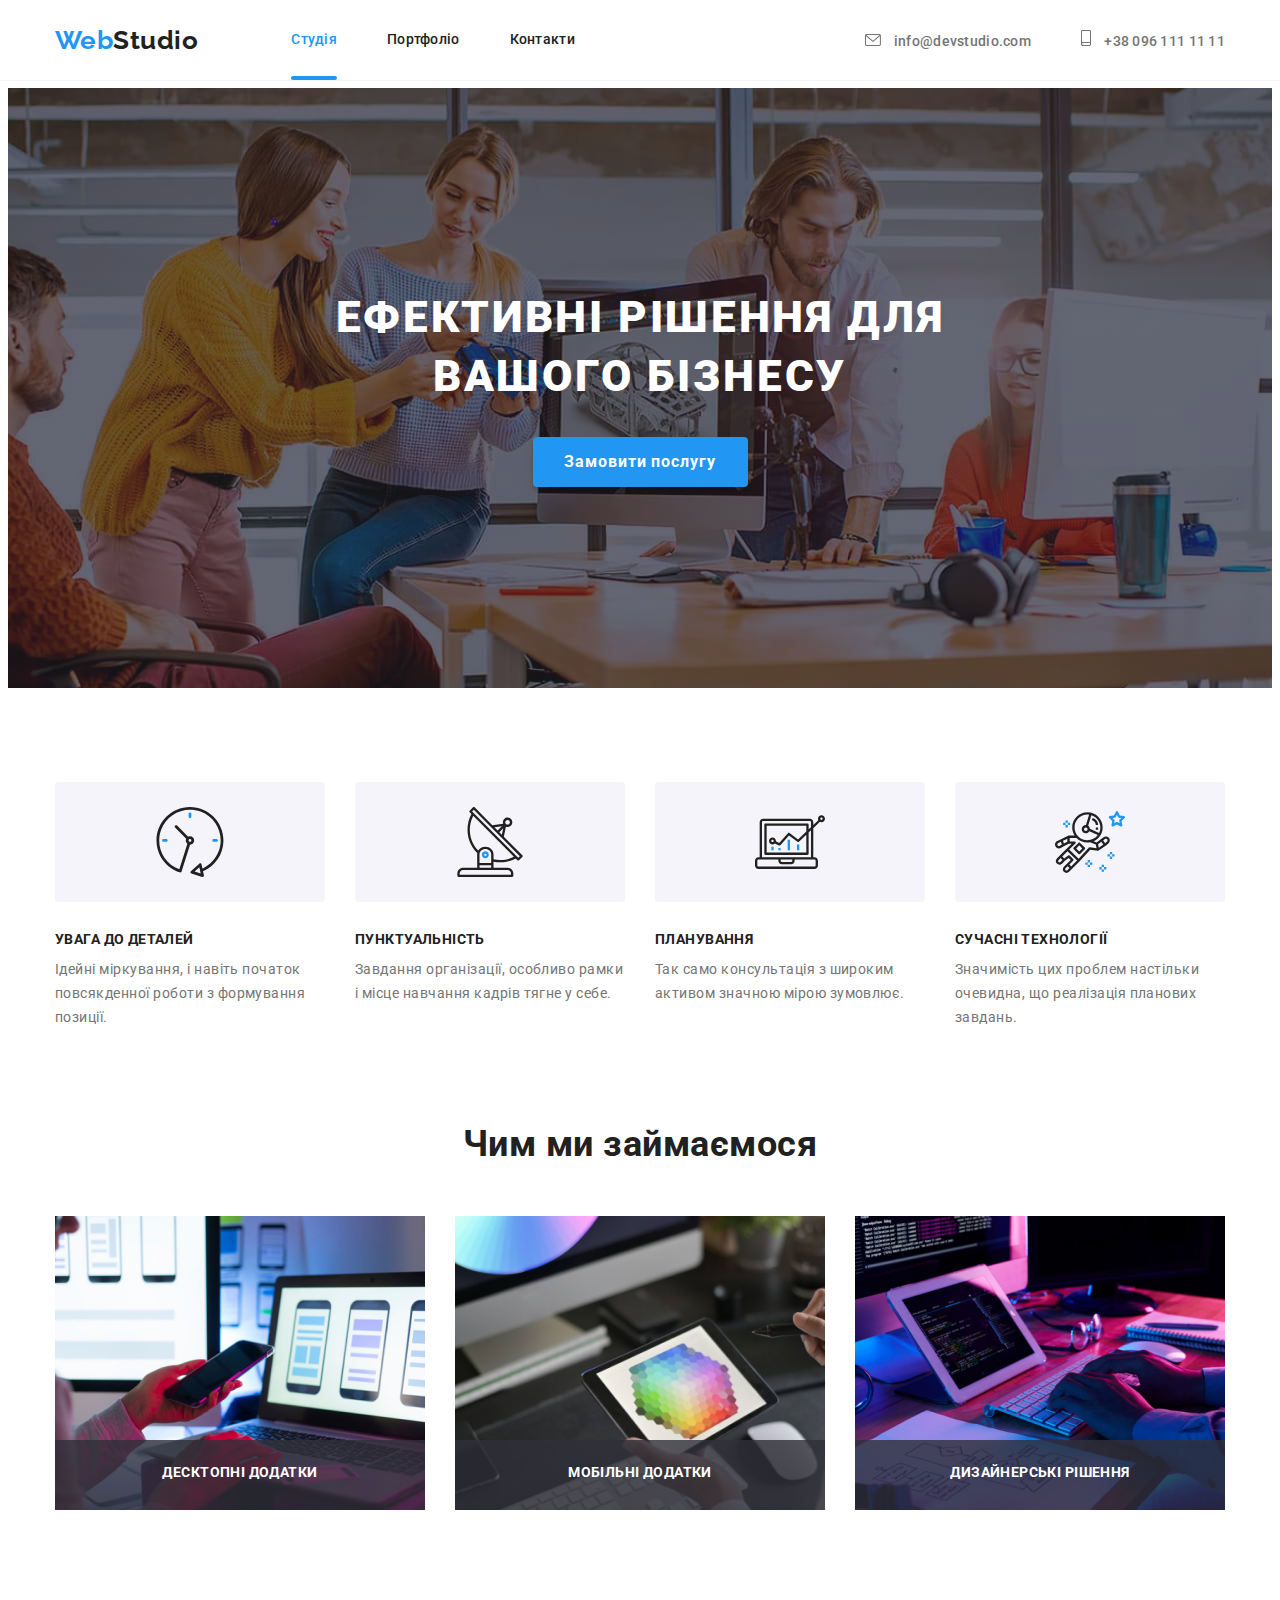
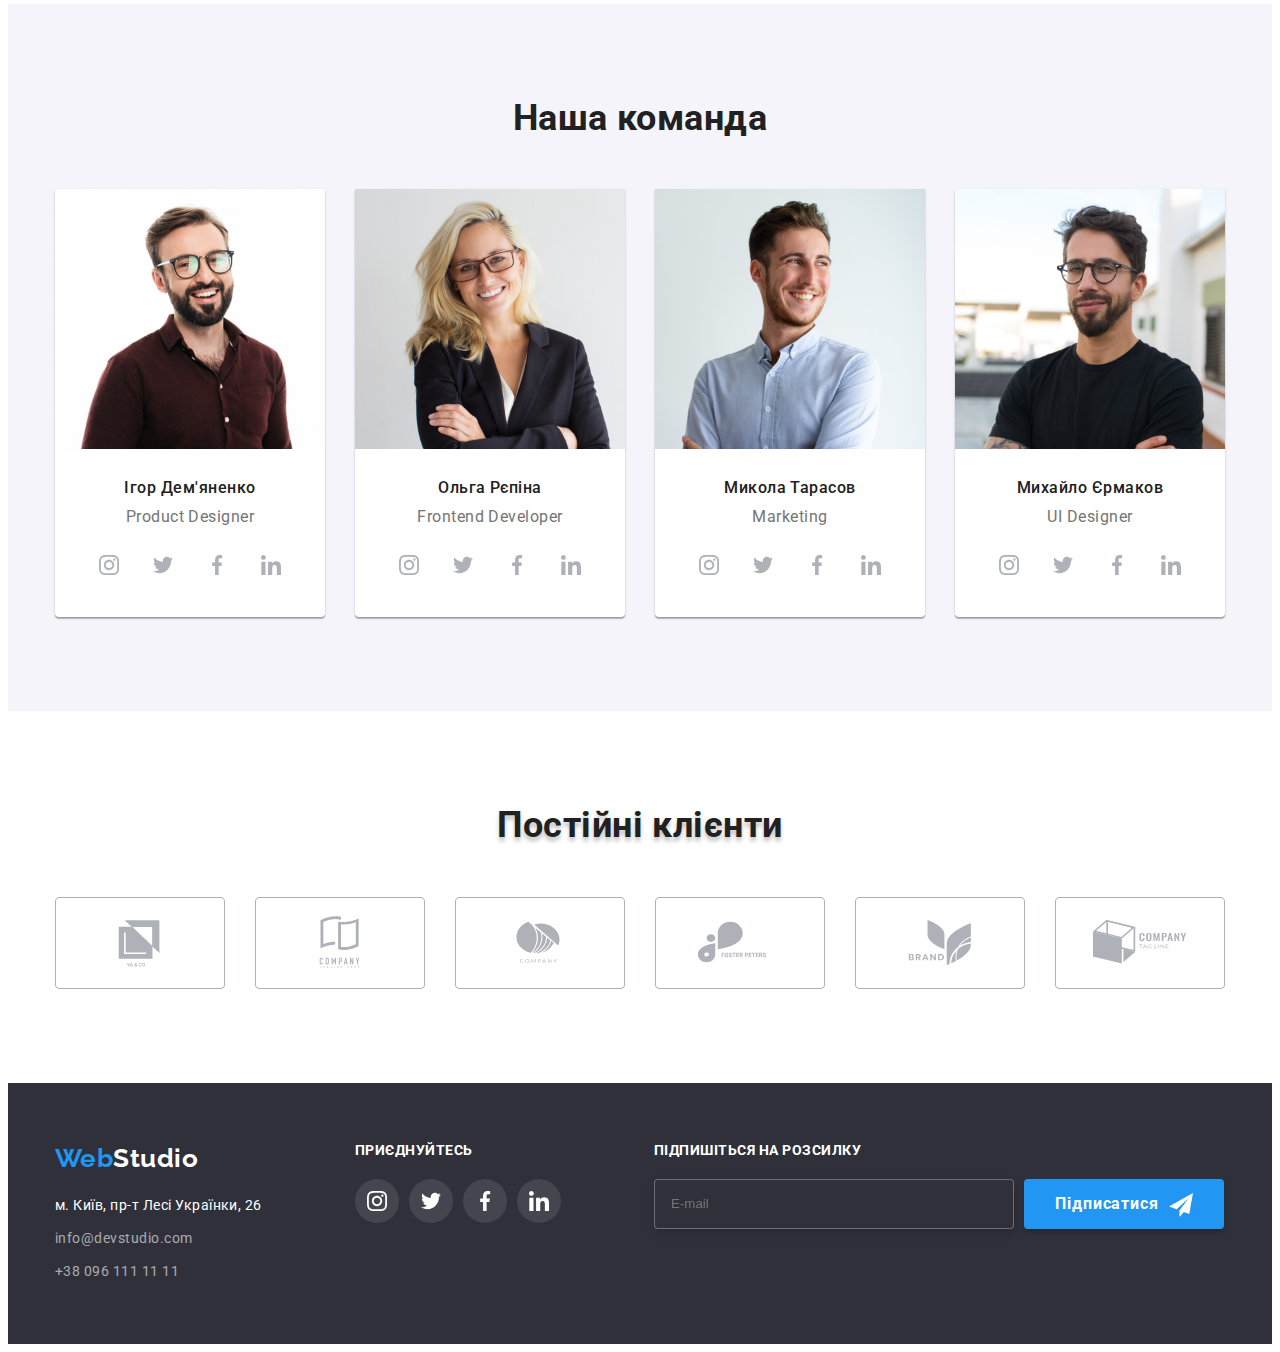
<file: index.html>
<!DOCTYPE html>
<html lang="en">
  <head>
    <meta charset="UTF-8" />
    <meta http-equiv="X-UA-Compatible" content="IE=edge" />
    <meta name="viewport" content="width=device-width, initial-scale=1.0" />
    <title>Go IT homeworks</title>
    <link rel="preconnect" href="https://fonts.googleapis.com" />
    <link rel="preconnect" href="https://fonts.gstatic.com" crossorigin />
    <link
      href="https://fonts.googleapis.com/css2?family=Roboto:wght@400;500;700;900&display=swap"
      rel="stylesheet"
    />
    <link
      href="https://fonts.googleapis.com/css2?family=Raleway:wght@700&family=Roboto:wght@400;500;700;900&display=swap"
      rel="stylesheet"
    />
    <link
      rel="stylesheet"
      href="https://cdnjs.cloudflare.com/ajax/libs/modern-normalize/1.1.0/modern-normalize.min.css"
      integrity="sha512-wpPYUAdjBVSE4KJnH1VR1HeZfpl1ub8YT/NKx4PuQ5NmX2tKuGu6U/JRp5y+Y8XG2tV+wKQpNHVUX03MfMFn9Q=="
      crossorigin="anonymous"
      referrerpolicy="no-referrer"
    />
    <link rel="stylesheet" href="./css/style.css" />
  </head>
  <body class="page">
    <header class="page-header">
      <div class="container main-nav">
        <a href="./index.html" class="logo"
          ><span class="logo-accent">Web</span>Studio</a
        >
        <nav>
          <ul class="nav list">
            <li class="nav-item"><a href="./index.html" class=" link current">Студія</a></li>
            <li class="nav-item"><a href="./portfolio.html" class="link">Портфоліо</a></li>
            <li class="nav-item"><a href="#" class="link">Контакти</a></li>
          </ul>
        </nav>
          <div class="contact">

            <a href="mailto:info@devstudio.com" class="contact-nav mail"
              >
              <svg class="icon icon-mail">
              <use href="./images/icons.svg#icon_mail"></use>
            </svg>
              info@devstudio.com</a
            >
            <a href="tel:+380961111111" class="contact-nav number">
              <svg class="icon icon-phone">
              <use href="./images/icons.svg#icon_phone"></use>
            </svg>
              +38 096 111 11 11</a>
          </div>
      </div>
    </header>

    <main>
      <!-- HERO SECTION -->
      <section class="bg">
        <div class="bg-image">
        <div class="container">
          <div class="bg-content">
            <h1 class="bg-title">Ефективні рішення для вашого бізнесу</h1>
            <button type="button" class="button primary" data-modal-open>Замовити послугу</button>
          </div>
        </div>
        </div>
        <!-- MODAL WINDOW -->
         <div class="backdrop is-hidden"data-modal>
          <div class="modal">
            <button type="button" class="modal-close" data-modal-close>
              <svg class="icon-close">
                <use href="./images/icons.svg#icon-close"></use>
              </svg>
            </button>

               <div class="modal-content">
                <h2 class="modal-title">Залиште свої дані, ми вам передзвонимо</h2>

              <form class="modal-form">
                <div class="form-field">
                   <label for="name">Ім'я</label>
                <input type="text" id="name" required>
                <svg class="form-icon">
                  <use href="./images/icons.svg#icon-modal-name">
                  </use>
                </svg>
                </div>

                <div class="form-field">
                   <label for="phone">Телефон</label>
                <input type="text" id="phone" required>
                
                <svg class="form-icon">
                  <use href="./images/icons.svg#icon-modal-phone">
                  </use>
                </svg>
                </div>

                <div class="form-field">
                   <label for="mail">Пошта</label>
                <input type="text" id="mail" required>
                <svg class="form-icon">
                  <use href="./images/icons.svg#icon-modal-mail">
                  </use>
                </svg>
                </div>

               <div class="form-field">
                <label for="comments">Коментар</label>
                <textarea name="" id="comments" rows="5" placeholder="Введіть текст"></textarea>
                </div>

                <div class="form-condition">
                  <label>
                  <input class="checkbox" type="checkbox" name="mailing" value="mailing" required />
                   <svg class="icon-checkbox" href="./images/icons.svg#icon-modal-check">
                    <use></use>
                  </svg>
                  <p> Погоджуюся з розсилкою та приймаю  <a href="#" class="form-link">Умови договору</a></p>
                   </label>
                </div>

                <button type="submit" class="button primary">Відправити</button>
              </form>
              </div>
          </div>
        </div>
      </section>

      <!-- SERVICES -->
      <section class="services">
        <div class="container">
          <ul class="services-list list">

            <li class="item">
              <div class="icon-block">
                <svg class="services-icon ">
                  <use href="./images/icons.svg#icon-clock">
                  </use>
                </svg>
              </div>
              <h3 class="services-subtitle">УВАГА ДО ДЕТАЛЕЙ</h3>
              <p class="services-descr">
                Ідейні міркування, і навіть початок повсякденної роботи з
                формування позиції.
              </p>
            </li>

            <li class="item">
              <div class="icon-block">
                <svg class="services-icon ">
                  <use href="./images/icons.svg#icon-antenna">
                  </use>
                </svg>
              </div>
              <h3 class="services-subtitle">ПУНКТУАЛЬНІСТЬ</h3>
              <p class="services-descr">
                Завдання організації, особливо рамки і місце навчання кадрів
                тягне у себе.
              </p>
            </li>

            <li class="item"> 
              <div class="icon-block">
                <svg class="services-icon ">
                  <use href="./images/icons.svg#icon-diagram">
                  </use>
                </svg>
              </div>
              <h3 class="services-subtitle">ПЛАНУВАННЯ</h3>
              <p class="services-descr">
                Так само консультація з широким активом значною мірою зумовлює.
              </p>
            </li>

            <li class="item">
              <div class="icon-block">
                <svg class="services-icon ">
                  <use href="./images/icons.svg#icon-astronaut">
                  </use>
                </svg>
              </div>
              <h3 class="services-subtitle">СУЧАСНІ ТЕХНОЛОГІЇ</h3>
              <p class="services-descr">
                Значимість цих проблем настільки очевидна, що реалізація
                планових завдань.
              </p>
            </li>
          </ul>
        </div>
        </div>
        </section>

      <!-- PHOTO -->
        <section class="photo">
          <div class="container">
            <h2 class="photo-title">Чим ми займаємося</h2>
            <ul class="photo-image list">
                <li class="item">
                  <div class="photo-thumb">
                    <img
                      src="./images/image_doing_1.jpg"
                      alt="Пошук"
                      width="370"
                      height="294"
                      class="img"
                    />
                    <p class="photo-text">Десктопні додатки</p>
                  </div>
                </li>
                <li class="item">
                  <div class="photo-thumb">
                  <img
                    src="./images/image_doing_2.jpg"
                    alt="Кодування"
                    width="370"
                    height="294"
                    class="img"
                  />
                  <p class="photo-text">Мобільні додатки</p>
                  </div>
                </li>
                <li class="item">
                  <div class="photo-thumb">
                  <img
                    src="./images/image_doing_3.jpg"
                    alt="Дизайн"
                    width="370"
                    height="294"
                    class="img"
                  />
                  <p class="photo-text">Дизайнерські рішення</p>
                  </div>
                </li>
            </ul>
          </div>
      </section>

      <!-- TEAM -->
      <section class="team">
        <div class="container">
            <h2 class="team-title">Наша команда</h2>
            <div class="team-wrap">
                <ul class="team-list list">
                  <li class="item">
                    <img
                      src="./images/image_staff_1.jpg"
                      alt="Ігор Дем'яненко"
                      width="270"
                      height="260"
                      class="team-img"
                    />
                    <div class="team-content">
                      <p class="team-name">Ігор Дем'яненко</p>
                      <p class="team-position">Product Designer</p>
                      <ul class="list team-social">
                        <li class="social-media">
                          <a href="https://www.instagram.com/" class="social-button">
                             <svg class="icon"> 
                                <use href="./images/icons.svg#icon-instagram"></use>
                            </svg>
                          </a>
                        </li>

                        <li class="social-media">
                          <a href="https://twitter.com/" class="social-button">
                          <svg class="icon"> 
                              <use href="./images/icons.svg#icon-twitter"></use>
                           </svg>
                          </a>
                        </li>
                        
                        <li class="social-media">
                          <a href="https://uk-ua.facebook.com/"  type="button" class="social-button">
                          <svg class="icon"> 
                              <use href="./images/icons.svg#icon-facebook"></use>
                           </svg>
                          </a>
                        </li>
                        <li class="social-media">
                          <a href="https://www.linkedin.com/" class="social-button">
                          <svg class="icon"> 
                              <use href="./images/icons.svg#icon-linkedin"></use>
                           </svg>
                          </a>
                        </li>
                      </ul>
                    </div>
                  </li>

                  <li class="item">
                    <img
                      src="./images/image_staff_2.jpg"
                      alt="Ольга Рєпіна"
                      width="270"
                      height="260"
                      class="team-img"
                    />
                    <div class="team-content">
                      <p class="team-name">Ольга Рєпіна</p>
                      <p class="team-position">Frontend Developer</p>
                      <ul class="list team-social">
                        <li class="social-media">
                          <a href="https://www.instagram.com/" class="social-button">
                             <svg class="icon"> 
                                <use href="./images/icons.svg#icon-instagram"></use>
                            </svg>
                          </a>
                        </li>

                        <li class="social-media">
                          <a href="https://twitter.com/" class="social-button">
                          <svg class="icon"> 
                              <use href="./images/icons.svg#icon-twitter"></use>
                           </svg>
                          </a>
                        </li>
                        
                        <li class="social-media">
                          <a href="https://uk-ua.facebook.com/"  type="button" class="social-button">
                          <svg class="icon"> 
                              <use href="./images/icons.svg#icon-facebook"></use>
                           </svg>
                          </a>
                        </li>
                        <li class="social-media">
                          <a href="https://www.linkedin.com/" class="social-button">
                          <svg class="icon"> 
                              <use href="./images/icons.svg#icon-linkedin"></use>
                           </svg>
                          </a>
                        </li>
                      </ul>
                    </div>
                  </li>

                  <li class="item">
                    <img
                      src="./images/image_staff_3.jpg"
                      alt="Микола Тарасов"
                      width="270"
                      height="260"
                      class="team-img"
                    />
                    <div class="team-content">
                      <p class="team-name">Микола Тарасов</p>
                      <p class="team-position">Marketing</p>
                      <ul class="list team-social">
                        <li class="social-media">
                          <a href="https://www.instagram.com/" class="social-button">
                             <svg class="icon"> 
                                <use href="./images/icons.svg#icon-instagram"></use>
                            </svg>
                          </a>
                        </li>

                        <li class="social-media">
                          <a href="https://twitter.com/" class="social-button">
                          <svg class="icon"> 
                              <use href="./images/icons.svg#icon-twitter"></use>
                           </svg>
                          </a>
                        </li>
                        
                        <li class="social-media">
                          <a href="https://uk-ua.facebook.com/"  type="button" class="social-button">
                          <svg class="icon"> 
                              <use href="./images/icons.svg#icon-facebook"></use>
                           </svg>
                          </a>
                        </li>
                        <li class="social-media">
                          <a href="https://www.linkedin.com/" class="social-button">
                          <svg class="icon"> 
                              <use href="./images/icons.svg#icon-linkedin"></use>
                           </svg>
                          </a>
                        </li>
                      </ul>
                    </div>
                  </li>

                  <li class="item">
                    <img
                      src="./images/image_staff_4.jpg"
                      alt="Михайло Єрмаков"
                      width="270"
                      height="260"
                      class="team-img"
                    />
                    <div class="team-content">
                      <p class="team-name">Михайло Єрмаков</p>
                      <p class="team-position">UI Designer</p>
                      <ul class="list team-social">
                        <li class="social-media">
                          <a href="https://www.instagram.com/" class="social-button">
                             <svg class="icon"> 
                                <use href="./images/icons.svg#icon-instagram"></use>
                            </svg>
                          </a>
                        </li>

                        <li class="social-media">
                          <a href="https://twitter.com/" class="social-button">
                          <svg class="icon"> 
                              <use href="./images/icons.svg#icon-twitter"></use>
                           </svg>
                          </a>
                        </li>
                        
                        <li class="social-media">
                          <a href="https://uk-ua.facebook.com/"  type="button" class="social-button">
                          <svg class="icon"> 
                              <use href="./images/icons.svg#icon-facebook"></use>
                           </svg>
                          </a>
                        </li>
                        <li class="social-media">
                          <a href="https://www.linkedin.com/" class="social-button">
                          <svg class="icon"> 
                              <use href="./images/icons.svg#icon-linkedin"></use>
                           </svg>
                          </a>
                        </li>
                      </ul>
                    </div>
                  </li>
                </ul>
            </div>
          </section>
      </div>

       <!-- CLIENTS -->
       <section class="clients">
        <div class="container">
            <h2 class="clients-title">Постійні клієнти</h2>
            <ul class="clients-list list">
              <li class="item">
                <a href="#" class="client-button">
                  <svg class="clients-logo">
                    <use href="./images/icons.svg#icon-clients-logo1"></use>
                  </svg>
                </a>
              </li>
              <li class="item">
                <a href="#"  class="client-button">
                <svg class="clients-logo">
                    <use href="./images/icons.svg#icon-clients-logo2"></use>
                  </svg>
              </a></li>
              <li class="item">
                <a href="#"  class="client-button">
                <svg class="clients-logo">
                    <use href="./images/icons.svg#icon-clients-logo3"></use>
                  </svg>
              </a></li>
              <li class="item">
                <a href="#"  class="client-button">
                <svg class="clients-logo">
                    <use href="./images/icons.svg#icon-clients-logo4"></use>
                  </svg>
              </a></li>
              <li class="item">
                <a href="#"  class="client-button">
                <svg class="clients-logo">
                    <use href="./images/icons.svg#icon-clients-logo5"></use>
                  </svg>
              </a></li>
              <li class="item">
                <a href="#"  class="client-button">
                <svg class="clients-logo logo">
                    <use href="./images/icons.svg#icon-clients-logo6"></use>
                  </svg>
              </a></li>
            </ul>
        </div>
       </section>
    </main>

    <footer class="footer">
      <div class="container footer-container">
        <div class="footer-main">
        <a href="./index.html" class="logo"
          ><span class="logo-accent">Web</span>Studio</a
        >
        <address>
          <ul class="footer-list">
            <li class="list"><span class="footer-address">м. Київ, пр-т Лесі Українки, 26</span> </li>
            <li class="list"><a href="mailto:info@devstudio.com" class="footer-info">info@devstudio.com</a> </li>
            <li class="list"><a href="tel:+380961111111" class="footer-info">+38 096 111 11 11</a></li>
          </ul>
        </address>
        </div>

        <div class="footer-social">
          <h3 class="social-title">приєднуйтесь</h3>
          <ul class="social-list list">
            <li class="item"><a href="#" class="social-button">
              <svg class="icon">
                <use href="./images/icons.svg#icon-instagram"></use>
              </svg>
            </a></li>
            <li class="item"><a href="#" class="social-button">
               <svg class="icon">
                <use href="./images/icons.svg#icon-twitter"></use>
              </svg>
            </a></li>
            <li class="item"><a href="#" class="social-button">
               <svg class="icon">
                <use href="./images/icons.svg#icon-facebook"></use>
              </svg>
            </a></li>
            <li class="item"><a href="#" class="social-button">
               <svg class="icon">
                <use href="./images/icons.svg#icon-linkedin"></use>
              </svg>
            </a></li>
          </ul>
        </div>
      

        <div class="footer-form">
          <h3 class="social-title">Підпишіться на розсилку</h3>

          
            <form class="form-wrapper">
              <label>
              <input type="text" placeholder="E-mail" class="email-field" required>
              </label>
              <button type="submit" class="form-button">Підписатися</button>
            </form>
        </div>
      </div>
    </footer>
    
        <script src="./js/modal.js"></script>

  </body>
</html>
</file>
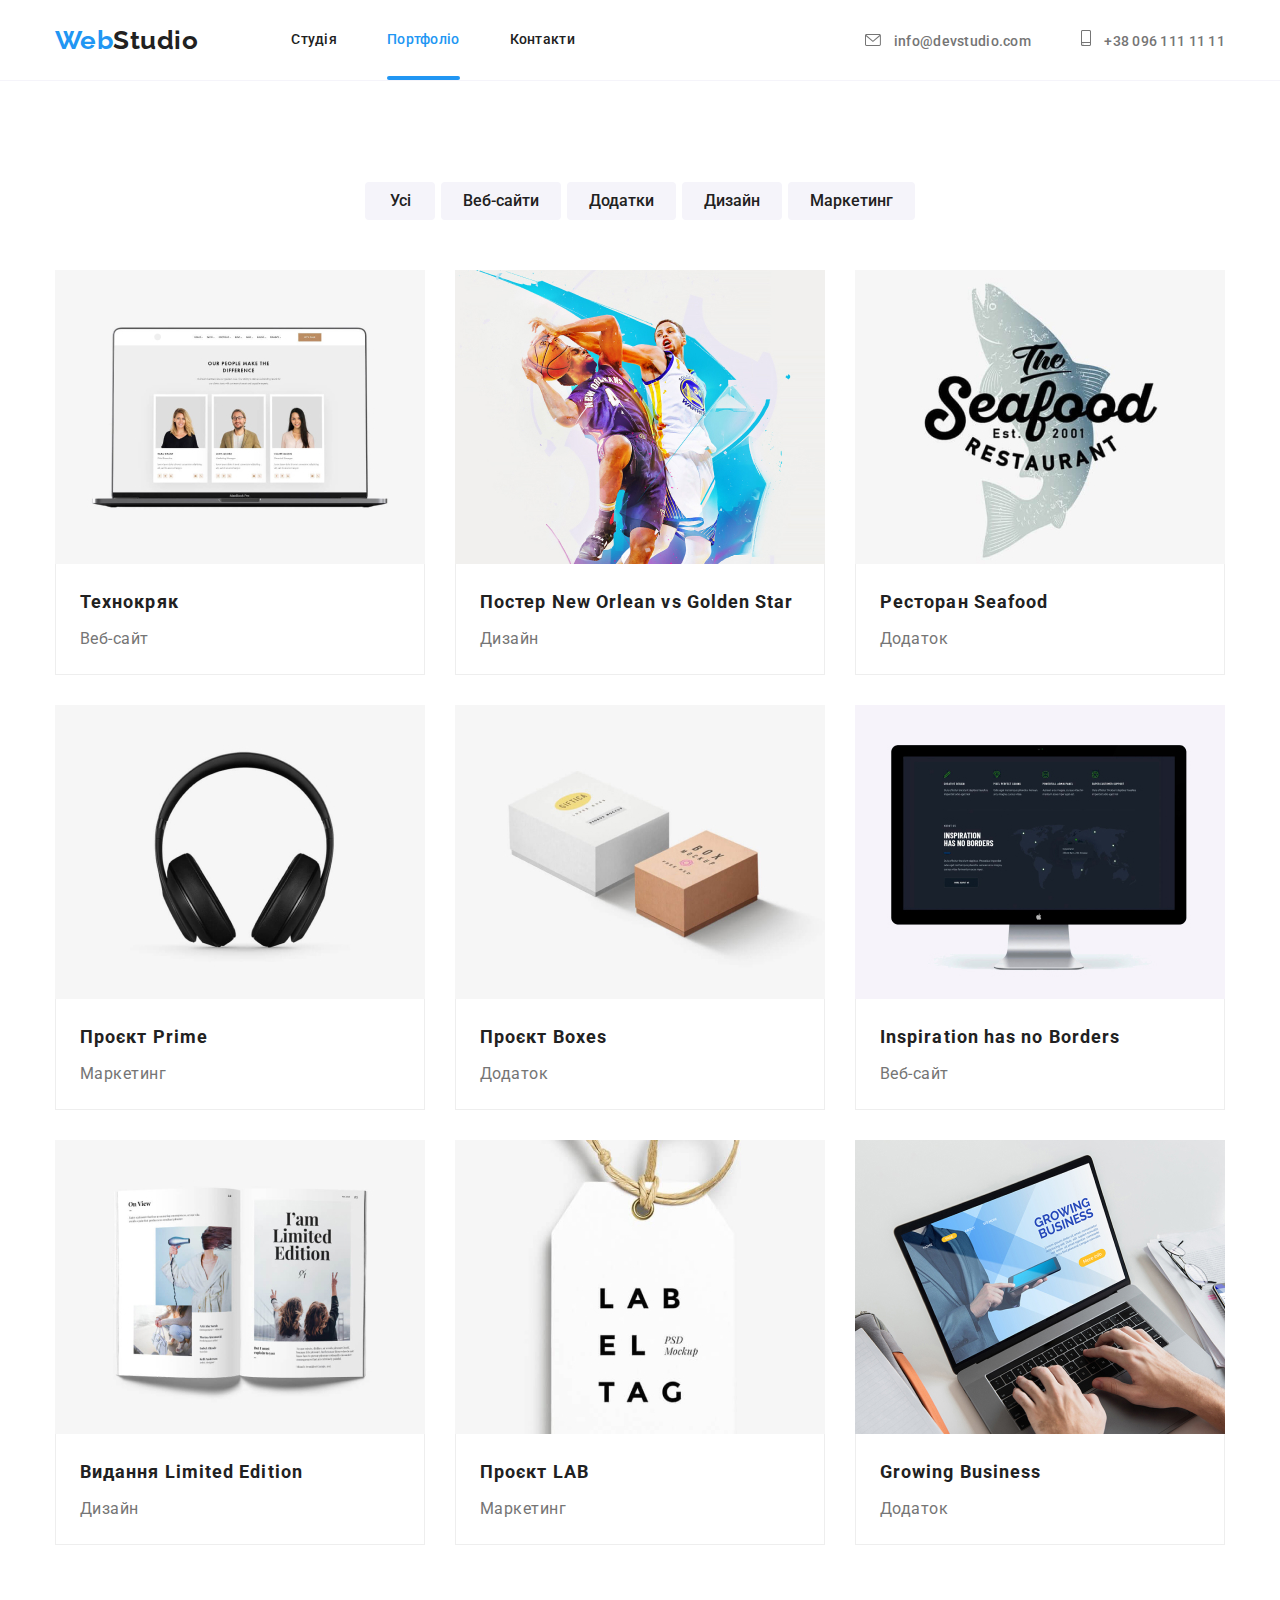
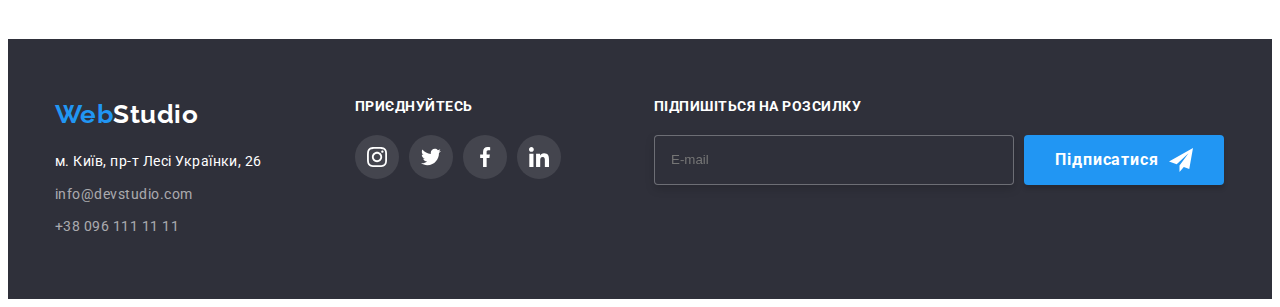
<file: portfolio.html>
<!DOCTYPE html>
<html lang="en">
  <head>
    <meta charset="UTF-8" />
    <meta http-equiv="X-UA-Compatible" content="IE=edge" />
    <meta name="viewport" content="width=device-width, initial-scale=1.0" />
    <title>Portfolio</title>
    <link rel="preconnect" href="https://fonts.googleapis.com" />
    <link rel="preconnect" href="https://fonts.gstatic.com" crossorigin />
    <link
      href="https://fonts.googleapis.com/css2?family=Raleway:wght@700&family=Roboto:wght@400;500;700;900&display=swap"
      rel="stylesheet"
    />
    <link
      rel="stylesheet"
      href="https://cdnjs.cloudflare.com/ajax/libs/modern-normalize/1.1.0/modern-normalize.min.css"
      integrity="sha512-wpPYUAdjBVSE4KJnH1VR1HeZfpl1ub8YT/NKx4PuQ5NmX2tKuGu6U/JRp5y+Y8XG2tV+wKQpNHVUX03MfMFn9Q=="
      crossorigin="anonymous"
      referrerpolicy="no-referrer"
    />
    <link rel="stylesheet" href="./css/style.css" />
  </head>

  <body class="page">
    <header class="page-header">
      <div class="container main-nav">
        <a href="./index.html" class="logo"
          ><span class="logo-accent">Web</span>Studio</a
        >
        <nav>
          <ul class="nav list">
            <li class="nav-item">
              <a href="./index.html" class="link">Студія</a>
            </li>
            <li class="nav-item">
              <a href="./portfolio.html" class="link current">Портфоліо</a>
            </li>
            <li class="nav-item"><a href="#" class="link">Контакти</a></li>
          </ul>
        </nav>
        <div class="contact">
          <a href="mailto:info@devstudio.com" class="contact-nav mail">
            <svg class="icon icon-mail">
              <use href="./images/icons.svg#icon_mail"></use>
            </svg>
            info@devstudio.com</a
          >
          <a href="tel:+380961111111" class="contact-nav number">
            <svg class="icon icon-phone">
              <use href="./images/icons.svg#icon_phone"></use>
            </svg>
            +38 096 111 11 11</a
          >
        </div>
      </div>
    </header>

    <main>
      <section class="portfolio">
        <div class="container">
          <h1 class="portfolio-title">Роботи студії</h1>

          <ul class="portfolio-filter list">
            <li class="item">
              <button type="button" class="button secondary">Усі</button>
            </li>
            <li class="item">
              <button type="button" class="button secondary">Веб-сайти</button>
            </li>
            <li class="item">
              <button type="button" class="button secondary">Додатки</button>
            </li>
            <li class="item">
              <button type="button" class="button secondary">Дизайн</button>
            </li>
            <li class="item">
              <button type="button" class="button secondary">Маркетинг</button>
            </li>
          </ul>

          <ul class="portfolio-works list">
            <li class="item">
              <a class="works-link">
                <div class="works-thumb">
                  <img
                    src="./images/portfolio/project_1.jpg"
                    alt="веб-сайт"
                    width="370"
                    height="294"
                    class="works-img"
                  />
                  <p class="works-action">
                    Ресурс пропонує комплексні пропозиції з різним рівнем
                    функціоналу та сервісів. Все це дозволить відвідувачу
                    отримати вичерпні відомості про компанію чи приватну особу.
                  </p>
                </div>
                <div class="works-content">
                  <h3 class="works-title">Технокряк</h3>
                  <p class="works-descr">Веб-сайт</p>
                </div>
              </a>
            </li>

            <li class="item">
              <div class="works-thumb">
                <img
                  src="./images/portfolio/project_2.jpg"
                  alt="постер"
                  width="370"
                  height="294"
                  class="works-img"
                />
                <p class="works-action">
                  Ресурс пропонує комплексні пропозиції з різним рівнем
                  функціоналу та сервісів. Все це дозволить відвідувачу отримати
                  вичерпні відомості про компанію чи приватну особу.
                </p>
              </div>
              <div class="works-content">
                <h3 class="works-title">Постер New Orlean vs Golden Star</h3>
                <p class="works-descr">Дизайн</p>
              </div>
            </li>
            <li class="item">
              <div class="works-thumb">
                <img
                  src="./images/portfolio/project_3.jpg"
                  alt="логотип"
                  width="370"
                  height="294"
                  class="works-img"
                />
                <p class="works-action">
                  Ресурс пропонує комплексні пропозиції з різним рівнем
                  функціоналу та сервісів. Все це дозволить відвідувачу отримати
                  вичерпні відомості про компанію чи приватну особу.
                </p>
              </div>
              <div class="works-content">
                <h3 class="works-title">Ресторан Seafood</h3>
                <p class="works-descr">Додаток</p>
              </div>
            </li>

            <li class="item">
              <div class="works-thumb">
                <img
                  src="./images/portfolio/project_4.jpg"
                  alt="Маркетинг"
                  width="370"
                  height="294"
                  class="works-img"
                />
                <p class="works-action">
                  Ресурс пропонує комплексні пропозиції з різним рівнем
                  функціоналу та сервісів. Все це дозволить відвідувачу отримати
                  вичерпні відомості про компанію чи приватну особу.
                </p>
              </div>
              <div class="works-content">
                <h3 class="works-title">Проєкт Prime</h3>
                <p class="works-descr">Маркетинг</p>
              </div>
            </li>
            <li class="item">
              <div class="works-thumb">
                <img
                  src="./images/portfolio/project_5.jpg"
                  alt="Коробка"
                  width="370"
                  height="294"
                  class="works-img"
                />
                <p class="works-action">
                  Ресурс пропонує комплексні пропозиції з різним рівнем
                  функціоналу та сервісів. Все це дозволить відвідувачу отримати
                  вичерпні відомості про компанію чи приватну особу.
                </p>
              </div>
              <div class="works-content">
                <h3 class="works-title">Проєкт Boxes</h3>
                <p class="works-descr">Додаток</p>
              </div>
            </li>

            <li class="item">
              <div class="works-thumb">
                <img
                  src="./images/portfolio/project_6.jpg"
                  alt="веб-сайт"
                  width="370"
                  height="294"
                  class="works-img"
                />
                <p class="works-action">
                  Ресурс пропонує комплексні пропозиції з різним рівнем
                  функціоналу та сервісів. Все це дозволить відвідувачу отримати
                  вичерпні відомості про компанію чи приватну особу.
                </p>
              </div>
              <div class="works-content">
                <h3 class="works-title">Inspiration has no Borders</h3>
                <p class="works-descr">Веб-сайт</p>
              </div>
            </li>

            <li class="item">
              <div class="works-thumb">
                <img
                  src="./images/portfolio/project_7.jpg"
                  alt="каталог"
                  width="370"
                  height="294"
                  class="works-img"
                />
                <p class="works-action">
                  Ресурс пропонує комплексні пропозиції з різним рівнем
                  функціоналу та сервісів. Все це дозволить відвідувачу отримати
                  вичерпні відомості про компанію чи приватну особу.
                </p>
              </div>

              <div class="works-content">
                <h3 class="works-title">Видання Limited Edition</h3>
                <p class="works-descr">Дизайн</p>
              </div>
            </li>
            <li class="item">
              <div class="works-thumb">
                <img
                  src="./images/portfolio/project_8.jpg"
                  alt="Маркетинг"
                  width="370"
                  height="294"
                  class="works-img"
                />
                <p class="works-action">
                  Ресурс пропонує комплексні пропозиції з різним рівнем
                  функціоналу та сервісів. Все це дозволить відвідувачу отримати
                  вичерпні відомості про компанію чи приватну особу.
                </p>
              </div>
              <div class="works-content">
                <h3 class="works-title">Проєкт LAB</h3>
                <p class="works-descr">Маркетинг</p>
              </div>
            </li>

            <li class="item">
              <div class="works-thumb">
                <img
                  src="./images/portfolio/project_9.jpg"
                  alt="додаток"
                  width="370"
                  height="294"
                  class="works-img"
                />
                <p class="works-action">
                  Ресурс пропонує комплексні пропозиції з різним рівнем
                  функціоналу та сервісів. Все це дозволить відвідувачу отримати
                  вичерпні відомості про компанію чи приватну особу.
                </p>
              </div>
              <div class="works-content">
                <h3 class="works-title">Growing Business</h3>
                <p class="works-descr">Додаток</p>
              </div>
            </li>
          </ul>
        </div>
      </section>
    </main>

    <footer class="footer">
      <div class="container footer-container">
        <div class="footer-main">
          <a href="./index.html" class="logo"
            ><span class="logo-accent">Web</span>Studio</a
          >
          <address>
            <ul class="footer-list">
              <li class="list">
                <span class="footer-address"
                  >м. Київ, пр-т Лесі Українки, 26</span
                >
              </li>
              <li class="list">
                <a href="mailto:info@devstudio.com" class="footer-info"
                  >info@devstudio.com</a
                >
              </li>
              <li class="list">
                <a href="tel:+380961111111" class="footer-info"
                  >+38 096 111 11 11</a
                >
              </li>
            </ul>
          </address>
        </div>

        <div class="footer-social">
          <h3 class="social-title">приєднуйтесь</h3>
          <ul class="social-list list">
            <li class="item">
              <a href="#" class="social-button">
                <svg class="icon">
                  <use href="./images/icons.svg#icon-instagram"></use>
                </svg>
              </a>
            </li>
            <li class="item">
              <a href="#" class="social-button">
                <svg class="icon">
                  <use href="./images/icons.svg#icon-twitter"></use>
                </svg>
              </a>
            </li>
            <li class="item">
              <a href="#" class="social-button">
                <svg class="icon">
                  <use href="./images/icons.svg#icon-facebook"></use>
                </svg>
              </a>
            </li>
            <li class="item">
              <a href="#" class="social-button">
                <svg class="icon">
                  <use href="./images/icons.svg#icon-linkedin"></use>
                </svg>
              </a>
            </li>
          </ul>
        </div>

        <div class="footer-form">
          <h3 class="social-title">Підпишіться на розсилку</h3>

          
            <form class="form-wrapper">
              <label>
              <input type="text" placeholder="E-mail" class="email-field" required>
              </label>
              <button type="submit" class="form-button">Підписатися</button>
            </form>
        </div>
      </div>
      </div>
    </footer>
  </body>
</html>
</file>
<file: css/style.css>
*,
*::before,
*::after {
  box-sizing: border-box;
}

:root {
  --accent-color: #2196f3;
  --dark-background-color: #2f303a;
  --descr-color: #757575;
  --main-text-color: #212121;
  --primary-bg-color: #fff;
  --secondary-background-color: #f5f4fa;
  --color-for-border: #ececec;
  --color-not-active-media: #afb1b8;
  --time-delay: 250ms;
  --timing-function: cubic-bezier(0.4, 0, 0.2, 1);
}

.page {
  background-color: var(--primary-bg-color);
  color: var(--main-text-color);
  font-family: "Roboto", sans-serif;
  font-weight: 400;
  letter-spacing: 0.03em;
  padding-top: 80px;
}

.container {
  margin: 0 auto;
  width: 1200px;

  padding-left: 15px;
  padding-right: 15px;
}

.container.main-nav {
  display: flex;
  align-items: center;
}

.list {
  list-style: none;
  margin: 0;
  padding: 0;
}

/* Site navigation */
.page-header {
  position: fixed;
  width: 100%;
  top: 0;
  left: 0;
  z-index: 1;

  border-bottom: 1px solid var(--secondary-background-color);
  background-color: var(--primary-bg-color);
}
.logo {
  color: var(--main-text-color);
  font-family: "Raleway", sans-serif;
  text-decoration: none;
  font-weight: 700;
  font-size: 26px;
  line-height: 1.19;
}

.logo-accent {
  color: var(--accent-color);
}

.link {
  font-weight: 500;
  font-size: 14px;
  line-height: 1.14;
  letter-spacing: 0.02em;
  color: var(--main-text-color);
  text-decoration: none;

  transition: color var(--time-delay) var(--timing-function);
}

.link:hover,
.link:focus {
  color: var(--accent-color);
}

.nav {
  display: flex;
  margin-left: 93px;
}

.nav-item .link {
  display: block;
  padding: 32px 0;
}

.nav .nav-item:not(:last-child) {
  margin-right: 50px;
}

.nav .link.current {
  position: relative;
  color: var(--accent-color);
}

.nav .link.current::after {
  position: absolute;
  bottom: 0;
  left: 0;

  content: "";
  display: inline-block;

  width: 100%;
  height: 4px;
  border-radius: 2px;
  transform: scale(1);
  transform-origin: left;

  background-color: var(--accent-color);
}

.contact {
  display: flex;
  margin-left: auto;
  align-items: baseline;
}

.contact .contact-nav {
  display: block;
  padding: 25px 0;
  font-weight: 500;
  font-size: 14px;
  line-height: 1.14;
  letter-spacing: 0.02em;
  color: var(--descr-color);
  text-decoration: none;

  transition: color var(--time-delay) var(--timing-function);
}

.contact .contact-nav:first-child {
  margin-right: 50px;
}
.contact-nav:hover,
.contact-nav:focus {
  color: var(--accent-color);
}

.contact .icon-mail {
  display: inline-block;
  margin-right: 10px;
  width: 16px;
  height: 12px;
  fill: var(--descr-color);

  transition: fill var(--time-delay) var(--timing-function);
}

.contact .icon-phone {
  display: inline-block;
  margin-right: 10px;
  width: 10px;
  height: 16px;
  fill: var(--descr-color);

  transition: fill var(--time-delay) var(--timing-function);
}

.contact-nav:hover .icon,
.contact-nav:focus .icon {
  fill: var(--accent-color);
}

/* bg section */
.bg {
  max-width: 1600px;
  margin: 0 auto;
  text-align: center;
}

.bg .bg-image {
  background-color: #c4c4c4;
  background-image: linear-gradient(
      to top,
      rgba(47, 48, 58, 0.4),
      rgba(47, 48, 58, 0.4)
    ),
    url("../images/bg_image.jpg");
  background-repeat: no-repeat;
  background-position: center;

  height: 600px;
}

.bg .bg-content {
  padding-top: 200px;
  padding-bottom: 200px;
}

.bg .bg-title {
  margin: 0 auto;
  margin-bottom: 30px;
  width: 794px;
  font-weight: 900;
  font-size: 44px;
  line-height: 1.35;
  text-align: center;
  letter-spacing: 0.06em;
  text-transform: uppercase;
  color: var(--primary-bg-color);
}

.bg .backdrop {
  position: fixed;
  z-index: 2;

  width: 100%;
  height: 100%;

  top: 0;
  left: 0;
  background-color: rgba(47, 48, 58, 0.6);
  transition: all 600ms var(--timing-function);
}

.backdrop .modal {
  position: fixed;
  top: 50%;
  left: 50%;
  transform: translate(-50%, -50%);

  width: 528px;
  min-height: 280px;

  background-color: var(--primary-bg-color);

  box-shadow: 0px 1px 3px rgba(0, 0, 0, 0.12), 0px 1px 1px rgba(0, 0, 0, 0.14),
    0px 2px 1px rgba(0, 0, 0, 0.2);
  border-radius: 4px;
}

.backdrop.is-hidden {
  opacity: 0;
  pointer-events: none;

  animation: closeModalWindow 800ms;
}

.backdrop .modal-close {
  position: absolute;
  top: 8px;
  right: 8px;
  width: 30px;
  height: 30px;
  margin: 8px 8px 0 0;

  background-position: 50%;
  background-color: #ffffff;
  border: 1px solid rgba(0, 0, 0, 0.1);
  border-radius: 50%;

  cursor: pointer;
  transition: box-shadow 2000ms var(--timing-function), fill 5000ms;
}

.icon-close {
  transition: fill var(--time-delay) var(--timing-function);
}

.modal-close:hover .icon-close,
.modal-close:focus .icon-close {
  fill: var(--accent-color);
}

@keyframes closeModalWindow {
  0% {
    opacity: 1;
    transform: scale(1);
  }

  100% {
    opacity: 0;
    transform: scale(2);
  }
}

.modal-close .icon-close {
  display: block;
  margin: auto;
  width: 16px;
  height: 16px;
}

/* .modal-close:focus .modal-icon {
  fill: var(--accent-color);
} */

.modal-content {
  padding: 40px;
}

.modal-title {
  margin: 0;
  padding: 0;
  margin-bottom: 12px;

  font-weight: 700;
  font-size: 20px;
  line-height: 23px;
  text-align: center;
}

.form-field {
  position: relative;
  display: flex;
  flex-direction: column;
}

.form-field:not(:last-child) {
  margin-bottom: 10px;
}

.form-field:last-child {
  margin-bottom: 20px;
}

.form-field label {
  margin-bottom: 4px;

  font-weight: 400;
  font-size: 12px;
  line-height: 14px;

  letter-spacing: 0.01em;
  text-align: left;
  color: var(--descr-color);
}

.form-field input {
  padding-left: 42px;
  height: 40px;
  border: 1px solid rgba(33, 33, 33, 0.2);
  border-radius: 4px;

  outline: transparent;
}

.form-field input:focus,
.form-field textarea:focus {
  border: 1px solid #2196f3;
}

.form-field .form-icon {
  position: absolute;
  top: 50%;
  left: 15px;

  height: 15px;
  width: 15px;
  fill: #212121;
  transition: fill var(--time-delay) var(--timing-function);
}

.form-field:focus-within .form-icon {
  fill: var(--accent-color);
}

.form-field textarea {
  resize: none;
  padding: 12px 16px;

  border: 1px solid rgba(33, 33, 33, 0.2);
  border-radius: 4px;
  outline: transparent;
}

.form-field textarea::placeholder {
  color: rgba(117, 117, 117, 0.5);
  font-family: inherit;
  font-size: 12px;
  line-height: 14px;
  letter-spacing: 0.01em;
}

.form-condition {
  display: flex;
  justify-content: center;

  margin-bottom: 30px;

  font-weight: 400;
  font-size: 14px;
  line-height: 24px;

  color: var(--descr-color);
}

.form-condition label {
  display: flex;
  align-items: center;
  cursor: pointer;
}

.form-condition label p {
  margin: 0;
  padding: 0;
}

.form-condition .checkbox {
  position: absolute;
  bottom: 0;
  left: 0;

  margin: -1px;
  padding: 0;
  border: 0;
  clip: rect(0 0 0 0);

  width: 1px;
  height: 1px;
  overflow: hidden;
}

.form-condition .icon-checkbox {
  margin-right: 9px;
  width: 16px;
  height: 15px;
  border: 2px solid var(--main-text-color);
  border-radius: 3px;
}

.checkbox:focus + .icon-checkbox {
  border: 2px solid var(--accent-color);
  transform: scale(1.2);
}

.checkbox:checked + .icon-checkbox {
  display: inline-block;
  background-image: url(../images/icon-check.svg);
  background-repeat: no-repeat;
  background-size: contain;
  background-color: var(--accent-color);
  background-origin: border-box;

  border: var(--accent-color);
}

.form-condition .form-link {
  color: var(--accent-color);
}

/* services section */
.services {
  padding-top: 94px;
}

.services .services-list {
  display: flex;
}

.services-list .item {
  width: 270px;
  margin-right: 30px;
}

.services-list .item:last-child {
  margin-right: 0;
}

.services-list .icon-block {
  display: flex;
  justify-content: center;
  align-items: center;
  height: 120px;
  margin-bottom: 30px;

  background: var(--secondary-background-color);
  border-radius: 4px;
}

.services-icon {
  height: 70px;
  width: 70px;
}

.services .services-subtitle {
  margin: 0;
  margin-bottom: 10px;

  font-weight: 700;
  font-size: 14px;
  line-height: 1.14;
  letter-spacing: 0.03em;
  text-transform: uppercase;
  color: var(--main-text-color);
}
.services .services-descr {
  margin: 0;
  font-size: 14px;
  line-height: 1.71;
  color: var(--descr-color);
}

/* photo section */
.photo {
  padding-top: 94px;
  padding-bottom: 94px;
}

.photo .photo-title {
  margin: 0;
  margin-bottom: 50px;

  font-weight: 700;
  font-size: 36px;
  line-height: 1.16;
  text-align: center;
  color: var(--main-text-color);
}

.photo-image {
  display: flex;
}

.photo-image .item {
  margin-right: 30px;
}

.photo-image .item:last-child {
  margin-right: 0;
}

.photo-image .img {
  display: block;
  max-width: 100%;
  height: auto;
}

.photo-thumb {
  position: relative;
}

.photo-thumb .photo-text {
  position: absolute;
  display: inline-block;
  bottom: 0;
  width: 100%;
  height: 70px;
  padding: 24px 0;
  margin: 0;

  background-color: rgba(47, 48, 58, 0.8);
  font-weight: 700;
  font-size: 14px;
  line-height: 16px;
  text-align: center;
  letter-spacing: 0.03em;
  text-transform: uppercase;

  color: #ffffff;
}
/* team section */

.team {
  padding-top: 94px;
  padding-bottom: 94px;

  background-color: var(--secondary-background-color);
}
.team .team-title {
  margin: 0;
  margin-bottom: 50px;
  font-weight: 700;
  font-size: 36px;
  line-height: 1.16;
  text-align: center;
  color: var(--main-text-color);
}

.team-list {
  display: flex;
  flex-wrap: wrap;
  justify-content: space-between;
}

.team-list .item {
  width: 270px;
  background: var(--primary-bg-color);
  /* material shadow v1 */
  box-shadow: 0px 1px 3px rgba(0, 0, 0, 0.12), 0px 1px 1px rgba(0, 0, 0, 0.14),
    0px 2px 1px rgba(0, 0, 0, 0.2);
  border-radius: 0px 0px 4px 4px;
}

.team .team-img {
  display: block;
  max-width: 100%;
  height: auto;
}

.team .team-content {
  padding: 30px 0;
}

.team .team-name {
  margin: 0;
  padding: 0;
  margin-bottom: 10px;

  font-weight: 500;
  font-size: 16px;
  line-height: 1.18;
  text-align: center;
}

.team .team-position {
  margin: 0;
  padding: 0;
  margin-bottom: 16px;

  font-size: 16px;
  line-height: 1.18;
  text-align: center;
  color: var(--descr-color);
}

.list.team-social {
  display: flex;
  justify-content: center;
  align-items: center;
}

.team .social-button {
  display: flex;
  justify-content: center;
  align-items: center;

  margin: 0;
  padding: 0;

  width: 44px;
  height: 44px;

  border-radius: 50%;

  cursor: pointer;

  transition: background-color var(--time-delay) var(--timing-function);
}

.team .social-media:not(:last-child) {
  margin-right: 10px;
}

.team .social-button:hover,
.team .social-button:focus {
  background-color: var(--accent-color);
}

.team .social-media .icon {
  width: 20px;
  height: 20px;
  fill: var(--color-not-active-media);
  transition: fill var(--time-delay) var(--timing-function);
}

.team .social-button:hover .icon,
.team .social-button:focus .icon {
  fill: var(--primary-bg-color);
}

/* CLIENTS */

.clients {
  padding-top: 94px;
  padding-bottom: 94px;
}

.clients .clients-title {
  margin: 0;
  padding: 0;
  margin-bottom: 50px;

  font-weight: 700;
  font-size: 36px;
  line-height: 1.16;
  text-align: center;

  text-shadow: 0px 4px 4px rgba(0, 0, 0, 0.25);
}

.clients .clients-list {
  display: flex;
  align-items: center;
  justify-content: space-between;
}

.clients-list .item:not(:last-child) {
  margin-right: 30px;
}

.clients-list .client-button {
  display: flex;
  justify-content: center;
  align-items: center;
  width: 170px;
  height: 92px;
  border: 1px solid #afb1b8;
  border-radius: 4px;

  cursor: pointer;
  transition: border var(--time-delay) var(--timing-function);
}

.clients-list .client-button:hover,
.clients-list .client-button:focus {
  border: 1px solid var(--accent-color);
}

.clients-list .client-button:hover .clients-logo,
.clients-list .client-button:focus .clients-logo {
  fill: var(--accent-color);
}

.clients .clients-logo {
  width: 106px;
  height: 60px;
  fill: var(--color-not-active-media);
  transition: fill var(--time-delay) var(--timing-function);
}

/* FOOTER */
.footer {
  padding-top: 60px;
  padding-bottom: 60px;

  background-color: var(--dark-background-color);
}

.footer .footer-container {
  display: flex;
}

.footer .footer-main {
  width: 230px;
  margin-right: 70px;
}

.footer .logo {
  display: block;
  margin-bottom: 20px;

  color: var(--primary-bg-color);
}

.footer .footer-list {
  padding: 0;
  margin: 0;
}

.footer .list {
  font-size: 14px;
  line-height: 1.71;
  color: var(--primary-bg-color);
  font-family: "Roboto";
  font-style: normal;
}

.footer .list:not(:last-child) {
  margin-bottom: 9px;
}

.footer .footer-address {
  font-size: 14px;
  line-height: 1.71;

  color: var(--primary-bg-color);
}

.footer .footer-info {
  font-size: 14px;
  line-height: 1.71;
  color: rgba(255, 255, 255, 0.6);
  text-decoration: none;
}

.footer-social {
  margin-right: 93px;
  width: 206px;
}

.footer-social .social-title {
  margin: 0;
  margin-bottom: 20px;
  font-weight: 700;
  font-size: 14px;
  line-height: 1.14;
  text-transform: uppercase;

  color: var(--primary-bg-color);
}

.footer-social .social-list {
  display: flex;
}

.footer-social .item:not(:last-child) {
  margin-right: 10px;
}

.footer-social .social-button {
  display: flex;
  justify-content: center;
  align-items: center;

  width: 44px;
  height: 44px;

  border-radius: 50%;
  background-color: rgba(255, 255, 255, 0.1);

  cursor: pointer;
  transition: background-color var(--time-delay) var(--timing-function);
}

.footer-social .social-button:hover,
.footer-social .social-button:focus {
  background-color: var(--accent-color);
}

.footer-social .icon {
  width: 20px;
  height: 20px;
  fill: var(--primary-bg-color);

  display: block;
}

.footer-form .social-title {
  margin: 0;
  margin-bottom: 20px;
  font-weight: 700;
  font-size: 14px;
  line-height: 1.14;
  text-transform: uppercase;

  color: var(--primary-bg-color);
}

.form-wrapper {
  display: flex;
}

.form-wrapper input {
  width: 360px;
  height: 50px;
  padding-left: 16px;
  background-color: var(--dark-background-color);
  border: 1px solid rgba(255, 255, 255, 0.3);
  filter: drop-shadow(0px 4px 4px rgba(0, 0, 0, 0.15));
  border-radius: 4px;

  color: var(--color-for-border);
}

.form-button {
  min-width: 200px;
  padding-top: 10px;
  padding-bottom: 10px;
  margin-left: 10px;

  background: #2196f3;
  box-shadow: 0px 4px 4px rgba(0, 0, 0, 0.15);
  border-radius: 4px;
  border: none;

  cursor: pointer;

  font-family: inherit;
  font-weight: 700;
  font-size: 16px;
  line-height: 1.87;
  letter-spacing: 0.06em;

  color: #ffffff;
}

.form-button::after {
  content: "";
  display: inline-block;
  margin: auto 0 auto 10px;

  vertical-align: middle;

  width: 24px;
  height: 24px;
  background-repeat: no-repeat;
  background-image: url(../images/icon-send.svg);
}

/* BUTTON */

.button {
  background-color: var(--primary-bg-color);
  cursor: pointer;
  font-family: inherit;
}

.button.primary {
  min-width: 215px;
  padding: 10px 22px;

  background-color: var(--accent-color);
  color: var(--primary-bg-color);
  font-weight: 700;
  font-size: 16px;
  line-height: 1.87;
  letter-spacing: 0.06em;

  box-shadow: 0px 4px 4px rgba(0, 0, 0, 0.15);
  border-radius: 4px;
  border: none;

  transition: background var(--time-delay) var(--timing-function),
    box-shadow color var(--time-delay) var(--timing-function),
    border-radius color var(--time-delay) var(--timing-function);
}

.button.primary:hover,
.button.primary:focus {
  background: #188ce8;
  box-shadow: 0px 4px 4px rgba(0, 0, 0, 0.15);
  border-radius: 4px;
}

.button.secondary {
  min-width: 70px;
  padding: 6px 22px;

  background-color: var(--secondary-background-color);
  color: var(--main-text-color);
  font-weight: 500;
  font-size: 16px;
  line-height: 1.62;
  text-align: center;

  border: 0;
  border-radius: 4px;

  transition: var(--time-delay) var(--timing-function);
}

.button.secondary:hover,
.button.secondary:focus {
  background-color: var(--accent-color);
  color: var(--primary-bg-color);
  box-shadow: 0px 3px 1px rgba(0, 0, 0, 0.1), 0px 1px 2px rgba(0, 0, 0, 0.08),
    0px 2px 2px rgba(0, 0, 0, 0.12);
}

/* PORFOLIO PAGE */
.portfolio {
  padding-top: 94px;
  padding-bottom: 94px;
}

.portfolio-title {
  display: none;
}

.portfolio-filter {
  margin-bottom: 50px;
  display: flex;
  justify-content: center;
}

.portfolio-filter .item:not(:last-child) {
  margin-right: 6px;
}

.portfolio-works {
  display: flex;
  flex-wrap: wrap;
}

.portfolio .works-thumb {
  position: relative;
  overflow: hidden;
}

.works-action {
  position: absolute;

  top: 0;
  left: 0;
  padding-top: 63px;
  padding-left: 24px;
  padding-right: 24px;
  margin: 0;
  height: 100%;
  width: 100%;

  font-weight: 400;
  font-size: 18px;
  line-height: 28px;
  color: #ffffff;
  background-color: rgba(33, 150, 243, 0.9);
  transform: translateY(101%);

  overflow: hidden;
  transition: transform var(--time-delay) var(--timing-function);
}

.item:hover .works-action {
  transform: translateY(0);
}

.portfolio-works .item {
  width: 370px;

  margin-right: 30px;
  margin-bottom: 30px;
  cursor: pointer;
}

.portfolio-works .item:hover,
.portfolio-works .item:focus {
  box-shadow: 0px 1px 1px rgba(0, 0, 0, 0.12), 0px 4px 4px rgba(0, 0, 0, 0.06),
    1px 4px 6px rgba(0, 0, 0, 0.16);
}

.portfolio-works .item:nth-child(3n) {
  margin-right: 0;
}

.portfolio-works .item:nth-last-child(-n + 3) {
  margin-bottom: 0;
}

.portfolio-works .works-descr {
  margin: 0;
  padding: 0;
  font-size: 16px;
  line-height: 1.87;
  color: var(--descr-color);
}

.portfolio-works .works-img {
  display: block;
  max-width: 100%;
  height: auto;
}

.portfolio-works .works-content {
  padding-bottom: 20px;
  padding-left: 24px;
  padding-top: 20px;

  background: var(--primary-bg-color);
  border-right: 1px solid #eeeeee;
  border-left: 1px solid #eeeeee;
  border-bottom: 1px solid #eeeeee;
}

.portfolio-works .works-title {
  margin-bottom: 4px;
  margin-top: 0;

  font-weight: 700;
  font-size: 18px;
  line-height: 2;
  letter-spacing: 0.06em;
}
</file>
